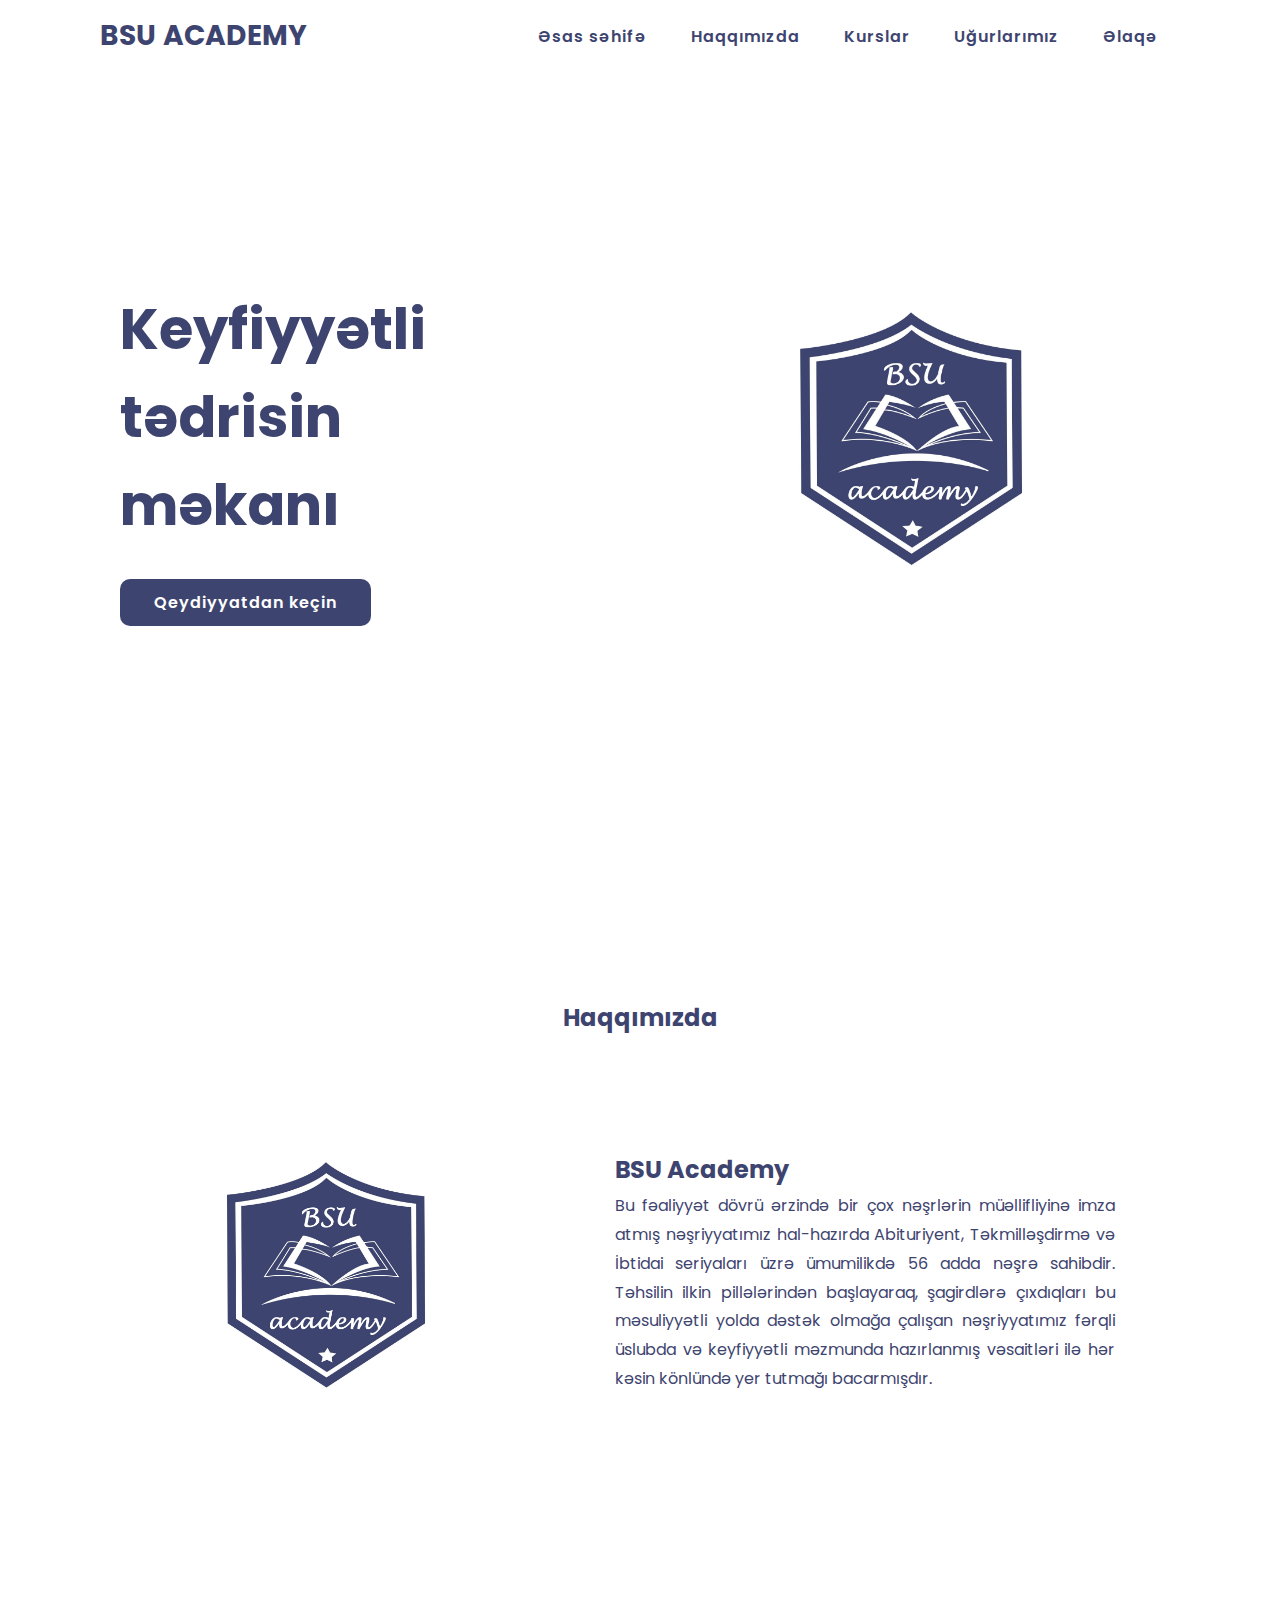
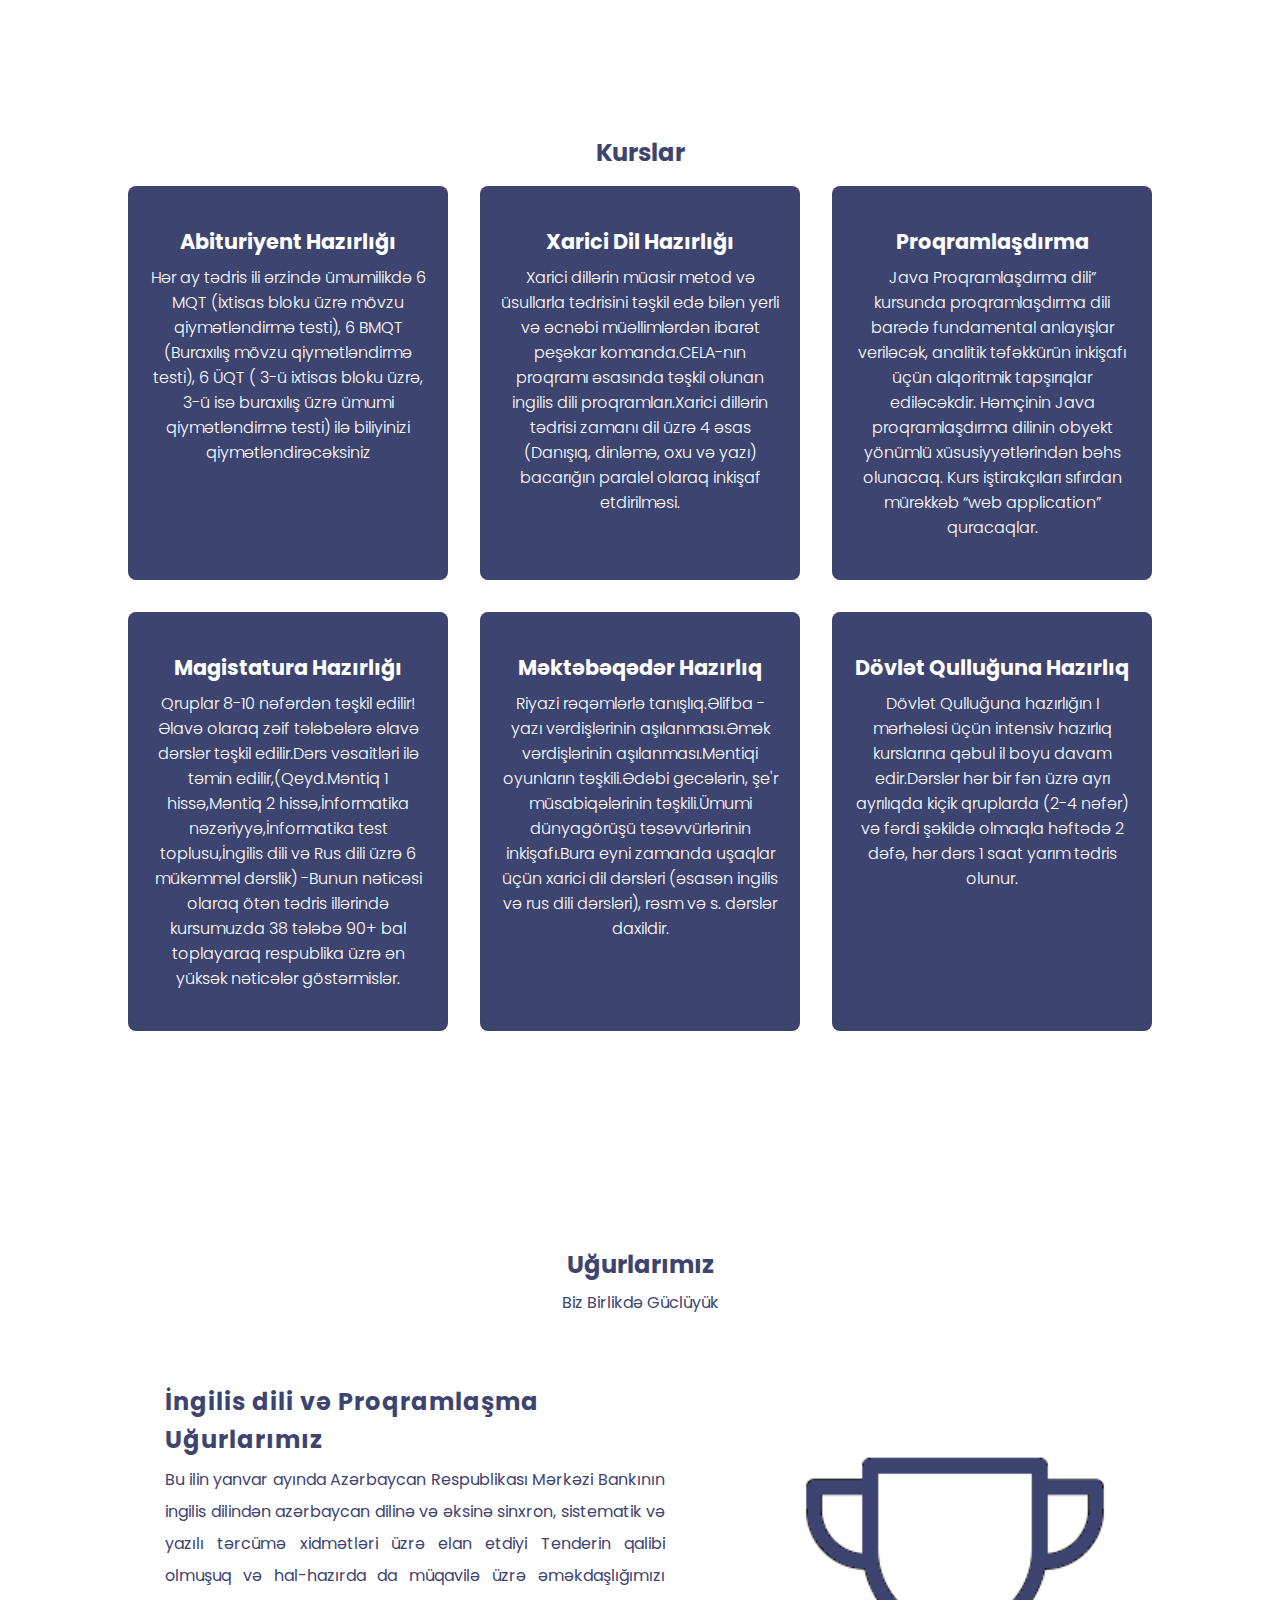
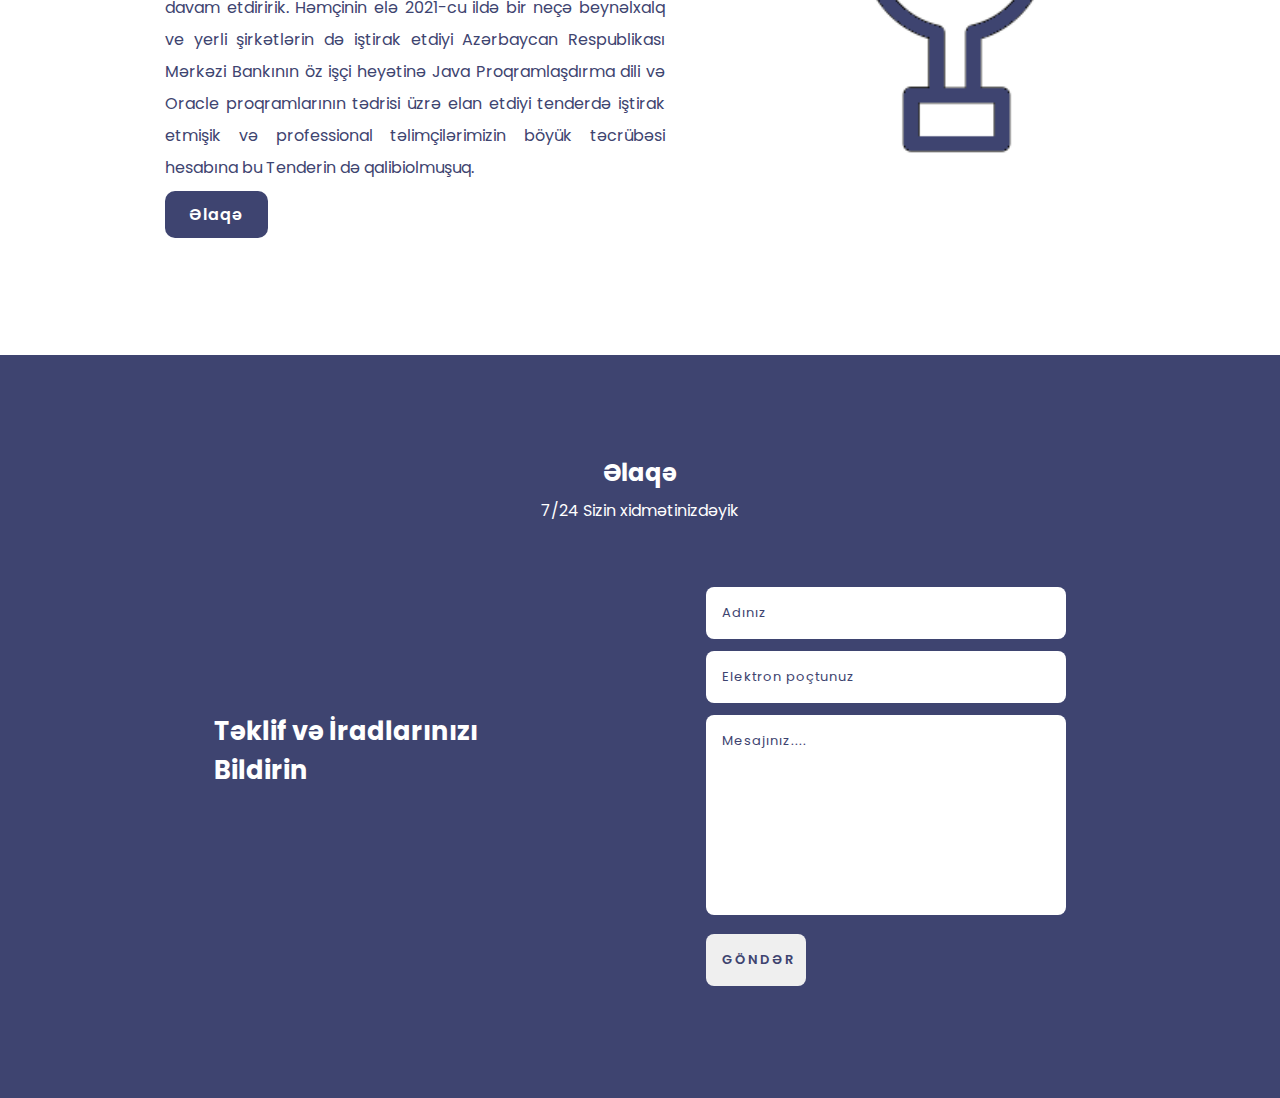
<file: index.html>
<!DOCTYPE html>
<html lang="en">
<head>
    <meta charset="UTF-8">
    <title>BSU Academy</title>
    <link rel="shortcut icon" href="images/profile.ico">
    <link rel="stylesheet" href="css/style.css">
</head>
<body>
    <nav>
        <a href="#" class="logo">BSU Academy</a>

        <ul class="menu">
            <li><a href="#home">Əsas səhifə</a></li>
            <li><a href="#about" >Haqqımızda</a></li>
            <li><a href="#services">Kurslar</a></li>
            <li><a href="#work">Uğurlarımız</a></li>
            <li><a href="#contact">Əlaqə</a></li>
        </ul>
    </nav>
    <section id="home">
        <div class="home-text">
            <h1>Keyfiyyətli tədrisin <br>məkanı</h1>
            <a href="login.html">Qeydiyyatdan keçin</a>
        </div>
        <div class="home-img">
            <img src="images/profile.jpg" alt="">
        </div>        
    </section>
    <section id="about">
        <div class="heading">
            <h2>Haqqımızda</h2>
        </div>
        <div class="about-content">
        <div class="about-img">
            <img src="images/about.jpg" alt="">
        </div>
        <div class="about-text">
            <h1>BSU Academy</h1>
            <p>Bu fəaliyyət dövrü ərzində bir çox nəşrlərin müəllifliyinə imza atmış nəşriyyatımız hal-hazırda Abituriyent, Təkmilləşdirmə və İbtidai seriyaları üzrə ümumilikdə 56 adda nəşrə sahibdir. Təhsilin ilkin pillələrindən başlayaraq, şagirdlərə çıxdıqları bu məsuliyyətli yolda dəstək olmağa çalışan nəşriyyatımız fərqli üslubda və keyfiyyətli məzmunda hazırlanmış vəsaitləri ilə hər kəsin könlündə yer tutmağı bacarmışdır.</p>
    
        </div>
    </div>
    </section>

    <section id="services">
        <div class="heading">
            <h2>Kurslar</h2>
        </div>
        <div class="services-content">
            <div class="box">
                <h1>Abituriyent Hazırlığı</h1>
                <p>Hər ay  tədris ili ərzində ümumilikdə 6 MQT (İxtisas bloku üzrə mövzu qiymətləndirmə testi), 6 BMQT (Buraxılış mövzu qiymətləndirmə testi),   6 ÜQT ( 3-ü ixtisas bloku üzrə, 3-ü isə buraxılış üzrə ümumi qiymətləndirmə testi) ilə  biliyinizi qiymətləndirəcəksiniz</p>
            </div>
            <div class="box">
                <h1>Xarici Dil Hazırlığı</h1>
                <p>Xarici dillərin müasir metod və üsullarla tədrisini təşkil edə bilən yerli və əcnəbi müəllimlərdən ibarət peşəkar komanda.CELA-nın proqramı əsasında təşkil olunan ingilis dili proqramları.Xarici dillərin tədrisi zamanı dil üzrə 4 əsas (Danışıq, dinləmə, oxu və yazı) bacarığın paralel olaraq inkişaf etdirilməsi.</p>
            </div>

            <div class="box">
                <h1>Proqramlaşdırma </h1>
                <p>Java Proqramlaşdırma dili” kursunda proqramlaşdırma dili barədə fundamental anlayışlar veriləcək, analitik təfəkkürün inkişafı üçün alqoritmik tapşırıqlar ediləcəkdir. Həmçinin Java proqramlaşdırma dilinin obyekt yönümlü xüsusiyyətlərindən bəhs olunacaq. Kurs iştirakçıları sıfırdan mürəkkəb “web application” quracaqlar.</p>
            </div>

            <div class="box">
                <h1>Magistatura Hazırlığı</h1>
                <p>Qruplar 8-10 nəfərdən təşkil edilir!Əlavə olaraq zəif tələbələrə əlavə dərslər təşkil edilir.Dərs vəsaitləri ilə təmin edilir,(Qeyd.Məntiq 1 hissə,Məntiq 2 hissə,İnformatika nəzəriyyə,İnformatika test toplusu,İngilis dili və Rus dili üzrə 6 mükəmməl dərslik) 

-Bunun nəticəsi olaraq ötən tədris illərində kursumuzda 38 tələbə 90+ bal toplayaraq respublika üzrə ən yüksək nəticələr göstərmislər.</p>
            </div>
            <div class="box">
                <h1>Məktəbəqədər Hazırlıq</h1>
                <p>Riyazi rəqəmlərlə tanışlıq.Əlifba - yazı vərdişlərinin aşılanması.Əmək vərdişlərinin aşılanması.Məntiqi oyunların təşkili.Ədəbi gecələrin, şe'r müsabiqələrinin təşkili.Ümumi dünyagörüşü təsəvvürlərinin inkişafı.Bura eyni zamanda uşaqlar üçün xarici dil dərsləri (əsasən ingilis və rus dili dərsləri), rəsm və s. dərslər daxildir.</p>
            </div>
            <div class="box">
                <h1>Dövlət Qulluğuna Hazırlıq</h1>
                <p>Dövlət Qulluğuna hazırlığın I mərhələsi üçün intensiv hazırlıq kurslarına qəbul il boyu davam edir.Dərslər hər bir fən üzrə ayrı ayrılıqda kiçik qruplarda (2-4 nəfər) və fərdi şəkildə olmaqla həftədə 2 dəfə, hər dərs 1 saat yarım tədris olunur.</p>
            </div>
        </div>
    </section>
    <section id="work">
        <div class="heading work-heading">
            <h2>Uğurlarımız</h2>
            <p>Biz Birlikdə Güclüyük</p>
        </div>
        <div class="work-content">
            <div class="work-text">
                <h1>İngilis dili və Proqramlaşma <br> Uğurlarımız</h1>
                <p>Bu ilin yanvar ayında Azərbaycan Respublikası Mərkəzi Bankının ingilis dilindən azərbaycan dilinə və əksinə sinxron, sistematik və yazılı tərcümə xidmətləri üzrə elan etdiyi Tenderin qalibi olmuşuq və hal-hazırda da müqavilə üzrə əməkdaşlığımızı davam etdiririk.

Həmçinin elə 2021-cu ildə bir neçə beynəlxalq ve yerli şirkətlərin də iştirak etdiyi Azərbaycan Respublikası Mərkəzi Bankının öz işçi heyətinə Java Proqramlaşdırma dili və Oracle proqramlarının tədrisi üzrə elan etdiyi tenderdə iştirak etmişik və professional təlimçilərimizin böyük təcrübəsi hesabına bu Tenderin də qalibiolmuşuq.</p>
                <a href="#contact">Əlaqə</a>
            </div>
            <div class="work-img">
                <img src="images/work.jpg">
            </div>
        </div>
    </section>
    <section id="contact">
        <div class="heading color">
            <h2>Əlaqə</h2>
            <p>7/24 Sizin xidmətinizdəyik</p>
        </div>
        <div class="contact-content">
            <div class="app">
                <h1>Təklif və İradlarınızı <br> Bildirin </h1>
            </div>
            <div class="contact-form">
                <form>
                    <input type="text" placeholder="Adınız" required id="text">
                    <input type="email" placeholder="Elektron poçtunuz" required id="email">
                    <textarea name="" id="" cols="30" rows="10" placeholder="Mesajınız...." required id="message"></textarea>
                    <input type="submit" onclick="Function()" value="Göndər" class="contact-button" >
                </form>
            </div>
        </div>
    </section> 
      
</body>
</html>
</file>
<file: css/style.css>
/* Google Fonts */

@import url("https://fonts.googleapis.com/css2?family=Poppins:ital,wght@0,100;0,200;0,300;0,400;0,500;0,600;0,700;0,800;1,100;1,200;1,300;1,400;1,500;1,600;1,700;1,800&display=swap");
* {
  margin: 0;
  list-style: none;
  text-decoration: none;
  font-family: "Poppins", sans-serif;
  box-sizing: border-box;
}
:root {
  --second-color:#3e4470;
}
section {
  padding: 100px;
}
ul li a:hover {
    background: #3e4470;
    color: #fff;
    border: none;
    border-radius: 0.5rem;
}
#home {
  position: relative;
  width: 100%;
  min-height: 100vh;
  display: flex;
  justify-content: space-around;
  align-items: center;
}
nav {
  position: fixed;
  top: 0;
  left: 0;
  width: 100%;
  padding: 15px 100px;
  background: rgb(255 255 255); 
  display: flex;
  justify-content: space-between;
  align-items: center;
  z-index: 1000;
}


.logo {
  text-transform: uppercase;
  font-size: 28px;
  color: var(--second-color);
  font-weight: 700;
}
ul {
  display: flex;
}
ul li a {
  padding: 10px 22px;
  color: var(--second-color);
  border-radius: 2px;
  font-weight: 600;
  letter-spacing: 1px;
}


.home-text {
  max-width: 500px;
}
.home-text h1 {
  color: var(--second-color);
  font-size: 3.5rem;
  font-weight: 700;
  margin-bottom: 2.5rem;
  line-height: 5.5rem;
}
.home-text span {
  color: var(--main-color);
}
.home-img {
  width: 500px;
  height: 500px;
}
.home-img img {
  width: 100%;
  height: 100%;
  object-fit: contain;
  object-position: center;
}
.home-text a {
  padding: 12px 34px;
  background: #3e4470;
  color: #fff;
  border-radius: 10px;
  font-weight: 600;
  letter-spacing: 1px;
}

h2{
  color: #3e4470;
}
.social {
  position: absolute;
  display: flex;
  bottom: 8%;
  left: 144px;
}
.social i {
  margin-right: 24px;
  font-size: 24px;
  color: var(--second-color);
}

.heading {
  display: flex;
  flex-direction: column;
  align-items: center;
}

.heading p {
  color: var(--second-color);
  margin-top: 0.5rem;
}
.about-content {
  display: flex;
  justify-content: space-around;
  align-items: center;
}
.about-img {
  width: 320px;
  height: 500px;
}
.about-img img {
  width: 100%;
  height: 100%;
  object-fit: contain;
  object-position: center;
}
.about-text {
  max-width: 500px;
  justify-content: center;
}
.about-text h1 {
  font-size: 1.5rem;
  color: var(--second-color);
}
.about-text p {
  color: var(--second-color);
  margin: 5px 0 24px;
  text-align: justify;
  line-height: 1.8rem;
}
.about-text a {
  padding: 12px 20px;
  background: var(--main-color);
  color: #fff;
  border-radius: 10px;
  font-weight: 600;
  letter-spacing: 1px;
}


.services-content {
  display: flex;
  justify-content: center;
  flex-direction: row;
  flex-wrap: wrap;
}
.services-content .box {
  padding: 40px 20px;
  background: var(--second-color);
  color: #fff;
  max-width: 320px;
  margin: 16px;
  text-align: center;
  border-radius: 0.5rem;
}

.box h1 {
  font-size: 1.3rem;
}
.box p {
  margin-top: 0.5rem;
  font-size: 1rem;
  font-weight: 300;
}


.work-heading {
  margin-bottom: 2.5rem;
}
.work-content {
  display: flex;
  justify-content: space-around;
  align-items: center;
}
.work-text {
  width: 500px;
}
.work-text h1 {
  font-size: 1.5rem;
  color: var(--second-color);
  line-height: 2.4rem;
  letter-spacing: 1px;
}
.work-text p {
  font-size: 1rem;
  color: var(--second-color);
  line-height: 2rem;
  text-align: justify;
  margin: 5px 0px 18px;
}
.work-text a {
  padding: 12px 24px;
  background: #3e4470;
  color: #fff;
  border-radius: 10px;
  font-weight: 600;
  letter-spacing: 1px;
}

.work-img {
  width: 320px;
  height: 500px;
}
.work-img img {
  width: 100%;
  height: 100%;
  object-fit: contain;
  object-position: center;
}

.color h2 {
  color: #fff;
 
}
.color p {
  color: #fff;
}
#contact {
  background: var(--second-color);
}
.contact-content {
  display: flex;
  align-items: center;
  justify-content: space-around;
}
.contact-form {
  width: 360px;
  margin-top: 4rem;
}
.contact-form form input,
.contact-form form textarea {
  width: 100%;
  font-size: 13px;
  padding: 1rem;
  border-radius: 0.5rem;
  border: none;
  outline: none;
  margin-bottom: 12px;
}
.contact-form form input::placeholder,
.contact-form form textarea::placeholder {
  color: var(--second-color);
  letter-spacing: 1px;
}
.contact-form form textarea {
  height: 200px;
  resize: none;
}
.contact-button {
  max-width: 100px;
  font-weight: 600;
  text-transform: uppercase;
  letter-spacing: 2px;
  cursor: pointer;
  color: #3e4470;
}


.app h1 {
  color: #fff;
  font-size: 1.6rem;
  margin: 5px 0 24px;
}




@media (max-width: 991px) {
  nav {
    padding: 10px 50px;
    z-index: 1000;
  }
  .menu {
    position: fixed;
    top: 60px;
    right: 100%;
    display: block;
    padding: 100px 50px;
    text-align: center;
    width: 100%;
    height: 100vh;
    background: var(--second-color);
    transition: 0.5s ease;
    z-index: 999;
    border-top: 1px solid rgba(0, 0, 0, 0.2);
  }
  .menu.active {
    right: 0;
  }
  nav ul li a {
    font-size: 35px;
    line-height: 80px;
    color: #fff;
  }

  section {
    padding: 80px;
  }
  .home-text h1 {
    font-size: 2.5rem;
    margin-bottom: 1.8rem;
    line-height: 4rem;
  }
  .home-img {
    width: 400px;
    height: 400px;
  }
  .social {
    left: 110px;
  }
  .heading h2 {
    font-size: 1.6rem;
    color: #3e4470;

  }
  .about-img {
    width: 250px;
    height: 400px;
  }
  .about-text,
  .work-text {
    max-width: 400px;
  }
  .about-text h1 {
    font-size: 1.3rem;
  }
  .about-text p {
    line-height: 1.5rem;
  }
  .work-text p {
    line-height: 1.5rem;
    margin: 5px 0px 24px;
  }
  .work-img {
    width: 250px;
    height: 300px;
  }
}
@media (max-width: 871px) {
  section {
    padding: 50px;
  }
}
@media (max-width: 800px) {
  section {
    padding: 35px;
  }
}
@media (max-width: 360px) {
  section {
    padding: 35px;
  }
  #home {
    flex-direction: column;
  }
  .home-text {
    max-width: 400px;
    margin-top: 2rem;
  }
  .home-img {
    width: 345px;
    height: 400px;
  }
  .home-text h1 {
    font-size: 2rem;
    margin-bottom: 1.8rem;
    line-height: 3rem;
  }
  .about-content,
  .work-content {
    flex-direction: column;
  }
  .about-text,
  .work-text {
    max-width: 280px;
  }
  .work-text h1 {
    font-size: 1.2rem;
    line-height: 2rem;
  }
  .work-img {
    width: 200px;
    height: 280px;
    margin-top: 4rem;
  }
  .contact-content {
    flex-direction: column;
  }
  
  .contact-form {
    width: 300px;
  }
 
}
</file>
